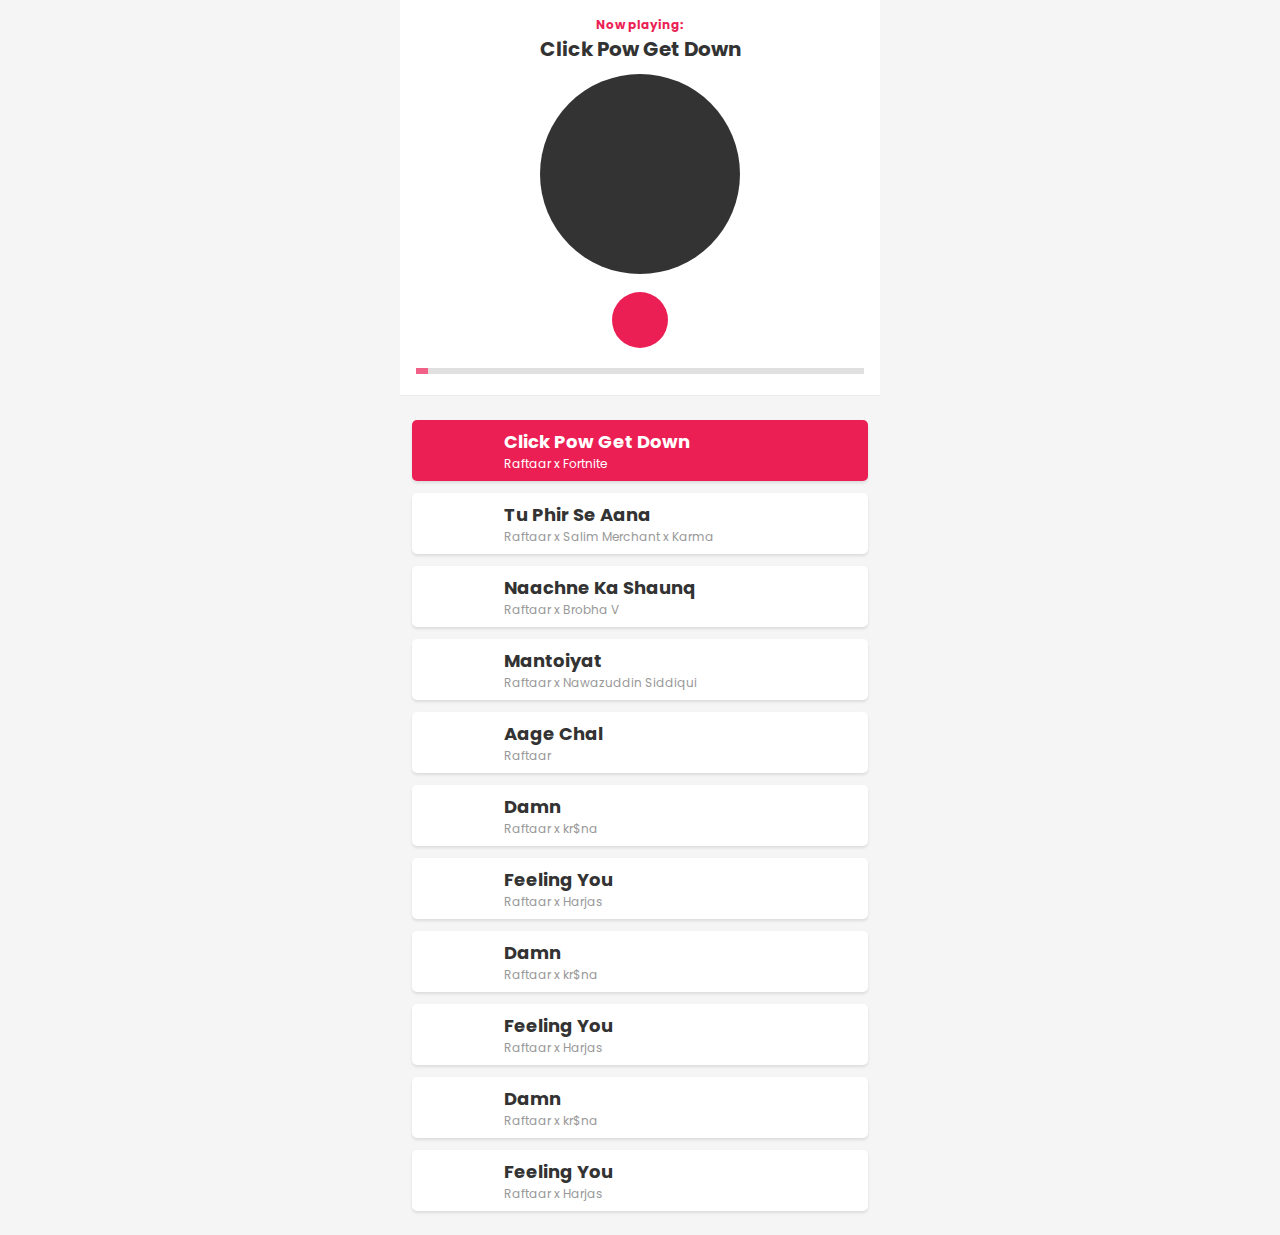
<file: index.html>
<!DOCTYPE html>
<html lang="en">
    <head>
        <meta charset="UTF-8" />
        <meta name="viewport" content="width=device-width, initial-scale=1.0" />
        <title>Music-Player</title>
        <link
            rel="stylesheet"
            href="https://cdnjs.cloudflare.com/ajax/libs/font-awesome/5.15.2/css/all.min.css"
            integrity="sha512-HK5fgLBL+xu6dm/Ii3z4xhlSUyZgTT9tuc/hSrtw6uzJOvgRr2a9jyxxT1ely+B+xFAmJKVSTbpM/CuL7qxO8w=="
            crossorigin="anonymous"
        />
        <link rel="preconnect" href="https://fonts.gstatic.com" />
        <link
            href="https://fonts.googleapis.com/css2?family=Poppins:wght@300;400;600&display=swap"
            rel="stylesheet"
        />
        <link rel="stylesheet" href="assets/index.css" />
    </head>
    <body>
        <div class="player">
            <!-- Dashboard -->
            <div class="dashboard">
                <!-- Header -->
                <header>
                    <h4>Now playing:</h4>
                    <h2>String 57th & 9th</h2>
                </header>

                <!-- CD -->
                <div class="cd">
                    <div
                        class="cd-thumb"
                        style="
                            background-image: url('https://i.ytimg.com/vi/jTLhQf5KJSc/maxresdefault.jpg');
                        "
                    ></div>
                </div>

                <!-- Control -->
                <div class="control">
                    <div class="btn btn-repeat">
                        <i class="fas fa-redo"></i>
                    </div>
                    <div class="btn btn-prev">
                        <i class="fas fa-step-backward"></i>
                    </div>
                    <div class="btn btn-toggle-play">
                        <i class="fas fa-pause icon-pause"></i>
                        <i class="fas fa-play icon-play"></i>
                    </div>
                    <div class="btn btn-next">
                        <i class="fas fa-step-forward"></i>
                    </div>
                    <div class="btn btn-random">
                        <i class="fas fa-random"></i>
                    </div>
                </div>

                <input
                    id="progress"
                    class="progress"
                    type="range"
                    value="0"
                    step="1"
                    min="0"
                    max="100"
                />

                <audio id="audio" src=""></audio>
            </div>

            <!-- Playlist -->
            <div class="playlist"></div>
        </div>
        <script src="index.js"></script>
    </body>
</html>
</file>
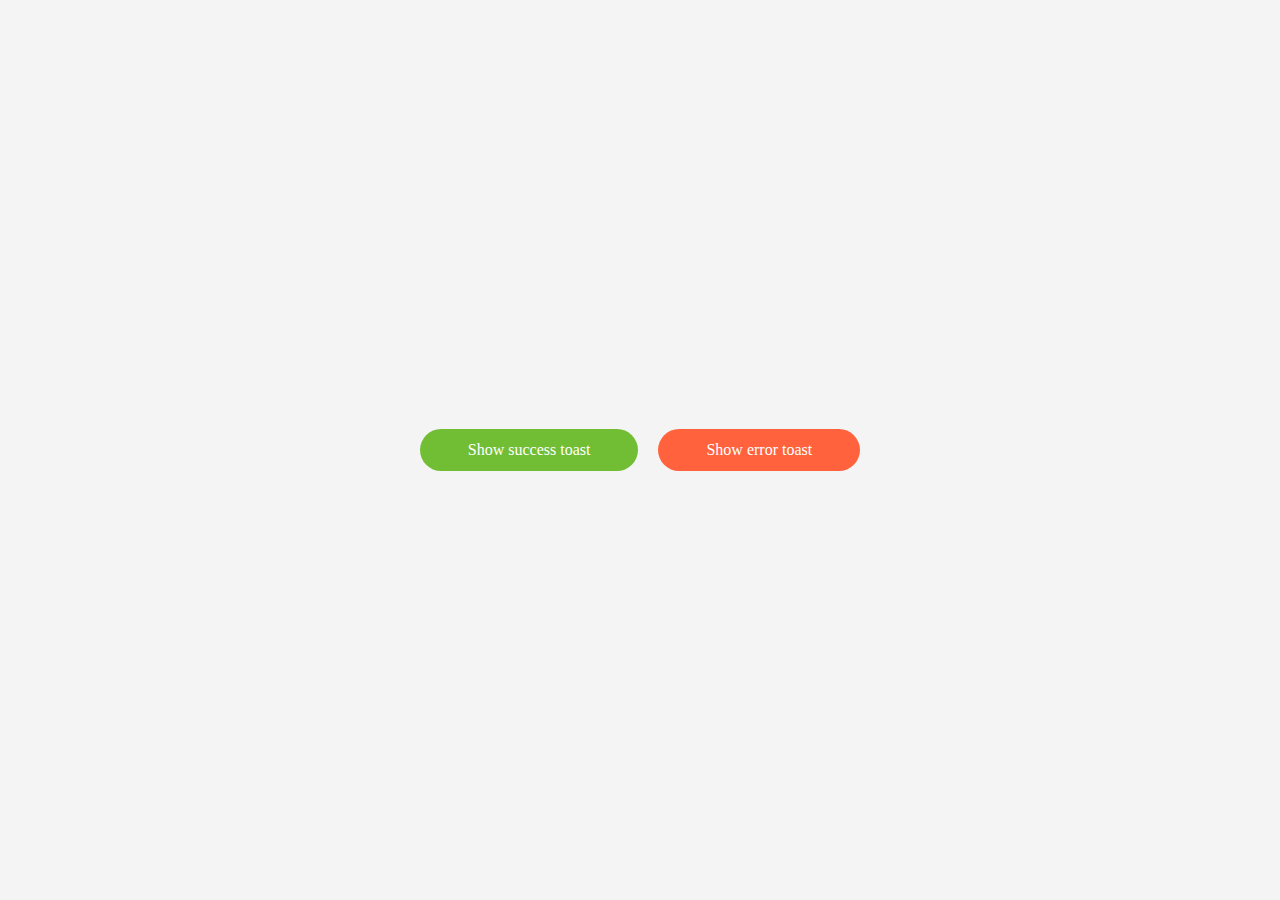
<file: toast/index.html>
<!DOCTYPE html>
<html lang="en">
    <head>
        <meta charset="UTF-8" />
        <meta name="viewport" content="width=device-width, initial-scale=1.0" />
        <title>TOAST</title>

        <link
            rel="stylesheet"
            href="https://cdnjs.cloudflare.com/ajax/libs/font-awesome/6.4.0/css/all.min.css"
            integrity="sha512-iecdLmaskl7CVkqkXNQ/ZH/XLlvWZOJyj7Yy7tcenmpD1ypASozpmT/E0iPtmFIB46ZmdtAc9eNBvH0H/ZpiBw=="
            crossorigin="anonymous"
            referrerpolicy="no-referrer"
        />
        <link rel="stylesheet" href="asset/index.css" />
    </head>
    <body>
        <div id="toast"></div>

        <div>
            <div onclick="showSuccessToast();" class="btn btn--success">
                Show success toast
            </div>
            <div onclick="showErrorToast();" class="btn btn--danger">
                Show error toast
            </div>
        </div>

        <script>
            function showSuccessToast() {
                toast({
                    title: "Thành công!",
                    message: "Bạn đã đăng ký thành công tài khoản tại F8.",
                    type: "success",
                    duration: 5000,
                });
            }

            function showErrorToast() {
                toast({
                    title: "Thất bại!",
                    message: "Có lỗi xảy ra, vui lòng liên hệ quản trị viên.",
                    type: "error",
                    duration: 5000,
                });
            }
        </script>
        <script src="index.js"></script>
    </body>
</html>
</file>
<file: assets/index.css>
:root {
    --primary-color: #ec1f55;
    --text-color: #333;
}

* {
    padding: 0;
    margin: 0;
    box-sizing: inherit;
}

body {
    background-color: #f5f5f5;
}

html {
    box-sizing: border-box;
    font-family: "Poppins", sans-serif;
}

.player {
    position: relative;
    max-width: 480px;
    margin: 0 auto;
}

.player .icon-pause {
    display: none;
}

.player.playing .icon-pause {
    display: inline-block;
}

.player.playing .icon-play {
    display: none;
}

.dashboard {
    padding: 16px 16px 14px;
    background-color: #fff;
    position: fixed;
    top: 0;
    width: 100%;
    max-width: 480px;
    border-bottom: 1px solid #ebebeb;
}

/* HEADER */
header {
    text-align: center;
    margin-bottom: 10px;
}

header h4 {
    color: var(--primary-color);
    font-size: 12px;
}

header h2 {
    color: var(--text-color);
    font-size: 20px;
}

/* CD */
.cd {
    display: flex;
    margin: auto;
    width: 200px;
}

.cd-thumb {
    width: 100%;
    padding-top: 100%;
    border-radius: 50%;
    background-color: #333;
    background-size: cover;
    margin: auto;
}

/* CONTROL */
.control {
    display: flex;
    align-items: center;
    justify-content: space-around;
    padding: 18px 0 8px 0;
}

.control .btn {
    color: #666;
    padding: 18px;
    font-size: 18px;
}

.control .btn.active {
    color: var(--primary-color);
}

.control .btn-toggle-play {
    width: 56px;
    height: 56px;
    border-radius: 50%;
    font-size: 24px;
    color: #fff;
    display: flex;
    align-items: center;
    justify-content: center;
    background-color: var(--primary-color);
}

.progress {
    width: 100%;
    -webkit-appearance: none;
    height: 6px;
    background: #d3d3d3;
    outline: none;
    opacity: 0.7;
    -webkit-transition: 0.2s;
    transition: opacity 0.2s;
}

.progress::-webkit-slider-thumb {
    -webkit-appearance: none;
    appearance: none;
    width: 12px;
    height: 6px;
    background-color: var(--primary-color);
    cursor: pointer;
}

/* PLAYLIST */
.playlist {
    margin-top: 408px;
    padding: 12px;
}

.song {
    display: flex;
    align-items: center;
    margin-bottom: 12px;
    background-color: #fff;
    padding: 8px 16px;
    border-radius: 5px;
    box-shadow: 0 2px 3px rgba(0, 0, 0, 0.1);
}

.song.active {
    background-color: var(--primary-color);
}

.song:active {
    opacity: 0.8;
}

.song.active .option,
.song.active .author,
.song.active .title {
    color: #fff;
}

.song .thumb {
    width: 44px;
    height: 44px;
    border-radius: 50%;
    background-size: cover;
    margin: 0 8px;
    
}

.song .body {
    flex: 1;
    padding: 0 16px;
}

.song .title {
    font-size: 18px;
    color: var(--text-color);
}

.song .author {
    font-size: 12px;
    color: #999;
}

.song .option {
    padding: 16px 8px;
    color: #999;
    font-size: 18px;
}
</file>
<file: toast/asset/index.css>
* {
    padding: 0;
    margin: 0;
    box-sizing: border-box;
}

body {
    height: 100vh;
    display: flex;
    flex-direction: column;
    font-family: "Helvetica Neue";
    background-color: #f4f4f5;
}

body > div {
    margin: auto;
}

/* ======= Buttons ======== */

/* Block */
.btn {
    display: inline-block;
    text-decoration: none;
    background-color: transparent;
    border: none;
    outline: none;
    color: #fff;
    padding: 12px 48px;
    border-radius: 50px;
    cursor: pointer;
    min-width: 120px;
    transition: opacity 0.2s ease;
}

/* Modifier */
.btn--size-l {
    padding: 16px 56px;
}

.btn--size-s {
    padding: 8px 32px;
}

.btn:hover {
    opacity: 0.8;
}

.btn + .btn {
    margin-left: 16px;
}

.btn--success {
    background-color: #71be34;
}

.btn--warn {
    background-color: #ffb702;
}

.btn--danger {
    background-color: #ff623d;
}

.btn--disabled {
    opacity: 0.5 !important;
    cursor: default;
}

/* ======= Toast message ======== */

#toast {
    position: fixed;
    top: 32px;
    right: 32px;
    z-index: 999999;
}

.toast {
    display: flex;
    align-items: center;
    background-color: #fff;
    border-radius: 2px;
    padding: 20px 0;
    min-width: 400px;
    max-width: 450px;
    border-left: 4px solid;
    box-shadow: 0 5px 8px rgba(0, 0, 0, 0.08);
    transition: all linear 0.3s;
    animation: slideInLeft 0.3s linear, fadeOut 1s linear 1s forwards;
}

@keyframes slideInLeft {
    from {
        opacity: 0;
        transform: translateX(calc(100% + 32px));
    }
    to {
        opacity: 1;
        transform: translateX(0);
    }
}

@keyframes fadeOut {
    to {
        opacity: 0;
    }
}

.toast--success {
    border-color: #47d864;
}

.toast--success .toast__icon {
    color: #47d864;
}

.toast--info {
    border-color: #2f86eb;
}

.toast--info .toast__icon {
    color: #2f86eb;
}

.toast--warning {
    border-color: #ffc021;
}

.toast--warning .toast__icon {
    color: #ffc021;
}

.toast--error {
    border-color: #ff623d;
}

.toast--error .toast__icon {
    color: #ff623d;
}

.toast + .toast {
    margin-top: 24px;
}

.toast__icon {
    font-size: 24px;
}

.toast__icon,
.toast__close {
    padding: 0 16px;
}

.toast__body {
    flex-grow: 1;
}

.toast__title {
    font-size: 16px;
    font-weight: 600;
    color: #333;
}

.toast__msg {
    font-size: 14px;
    color: #888;
    margin-top: 6px;
    line-height: 1.5;
}

.toast__close {
    font-size: 20px;
    color: rgba(0, 0, 0, 0.3);
    cursor: pointer;
}
</file>
